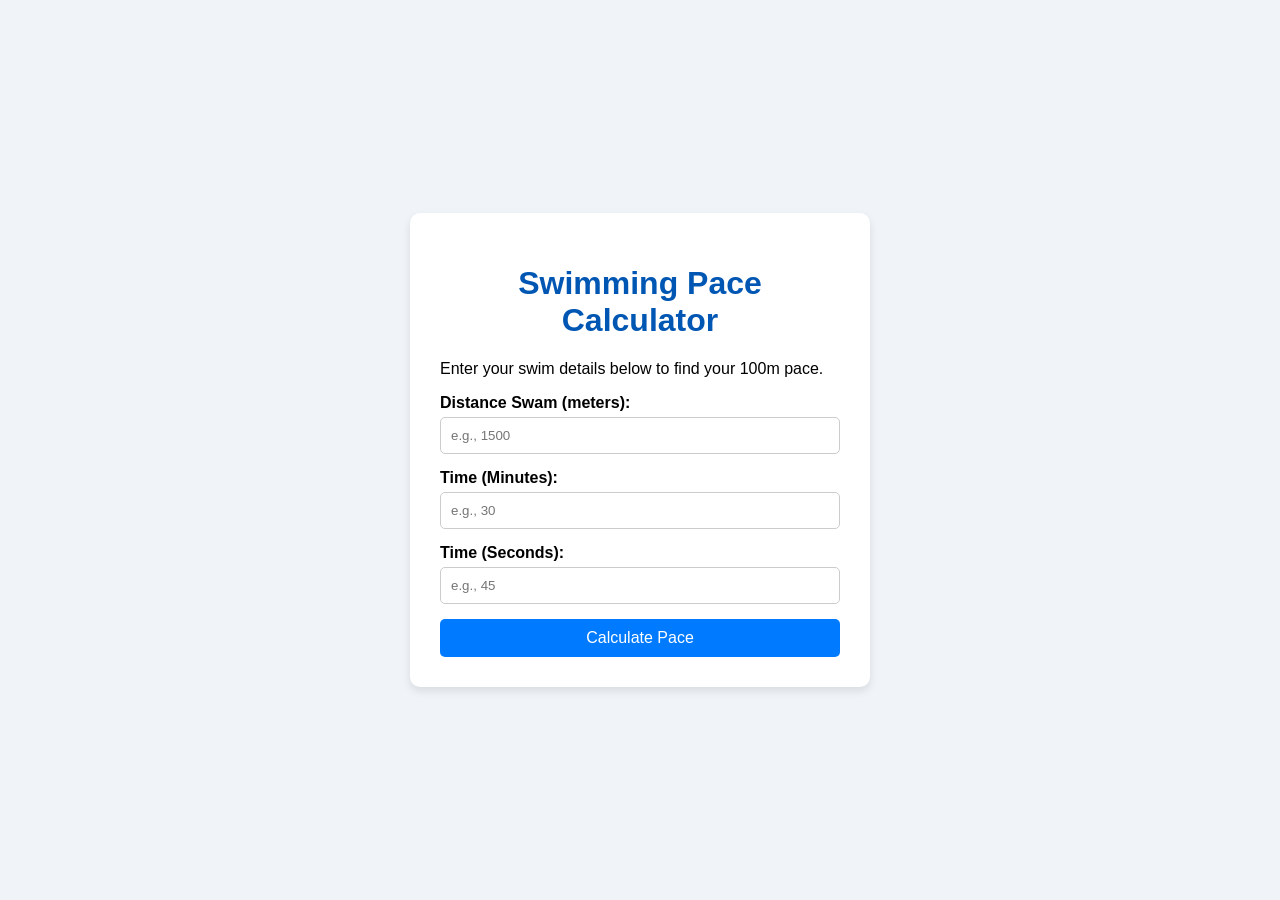
<file: html/Ai.html>
<!DOCTYPE html>
<html lang="en">
<head>
    <meta charset="UTF-8">
    <meta name="viewport" content="width=device-width, initial-scale=1.0">
    <title>Swim Pace Tracker</title>
    <link rel="stylesheet" href="../css/ai.css">
</head>
<body>
    <div class="container">
        <h1>Swimming Pace Calculator</h1>
        <p>Enter your swim details below to find your 100m pace.</p>

        <div class="form-group">
            <label for="distance">Distance Swam (meters):</label>
            <input type="number" id="distance" placeholder="e.g., 1500" min="1" required>
        </div>

        <div class="form-group">
            <label for="minutes">Time (Minutes):</label>
            <input type="number" id="minutes" placeholder="e.g., 30" min="0" required>
        </div>
        <div class="form-group">
            <label for="seconds">Time (Seconds):</label>
            <input type="number" id="seconds" placeholder="e.g., 45" min="0" max="59" required>
        </div>
        
        <button onclick="calculatePace()">Calculate Pace</button>

        <div id="result">
        </div>
    </div>

    <script src="../js/script.js"></script>
</body>
</html>
</file>
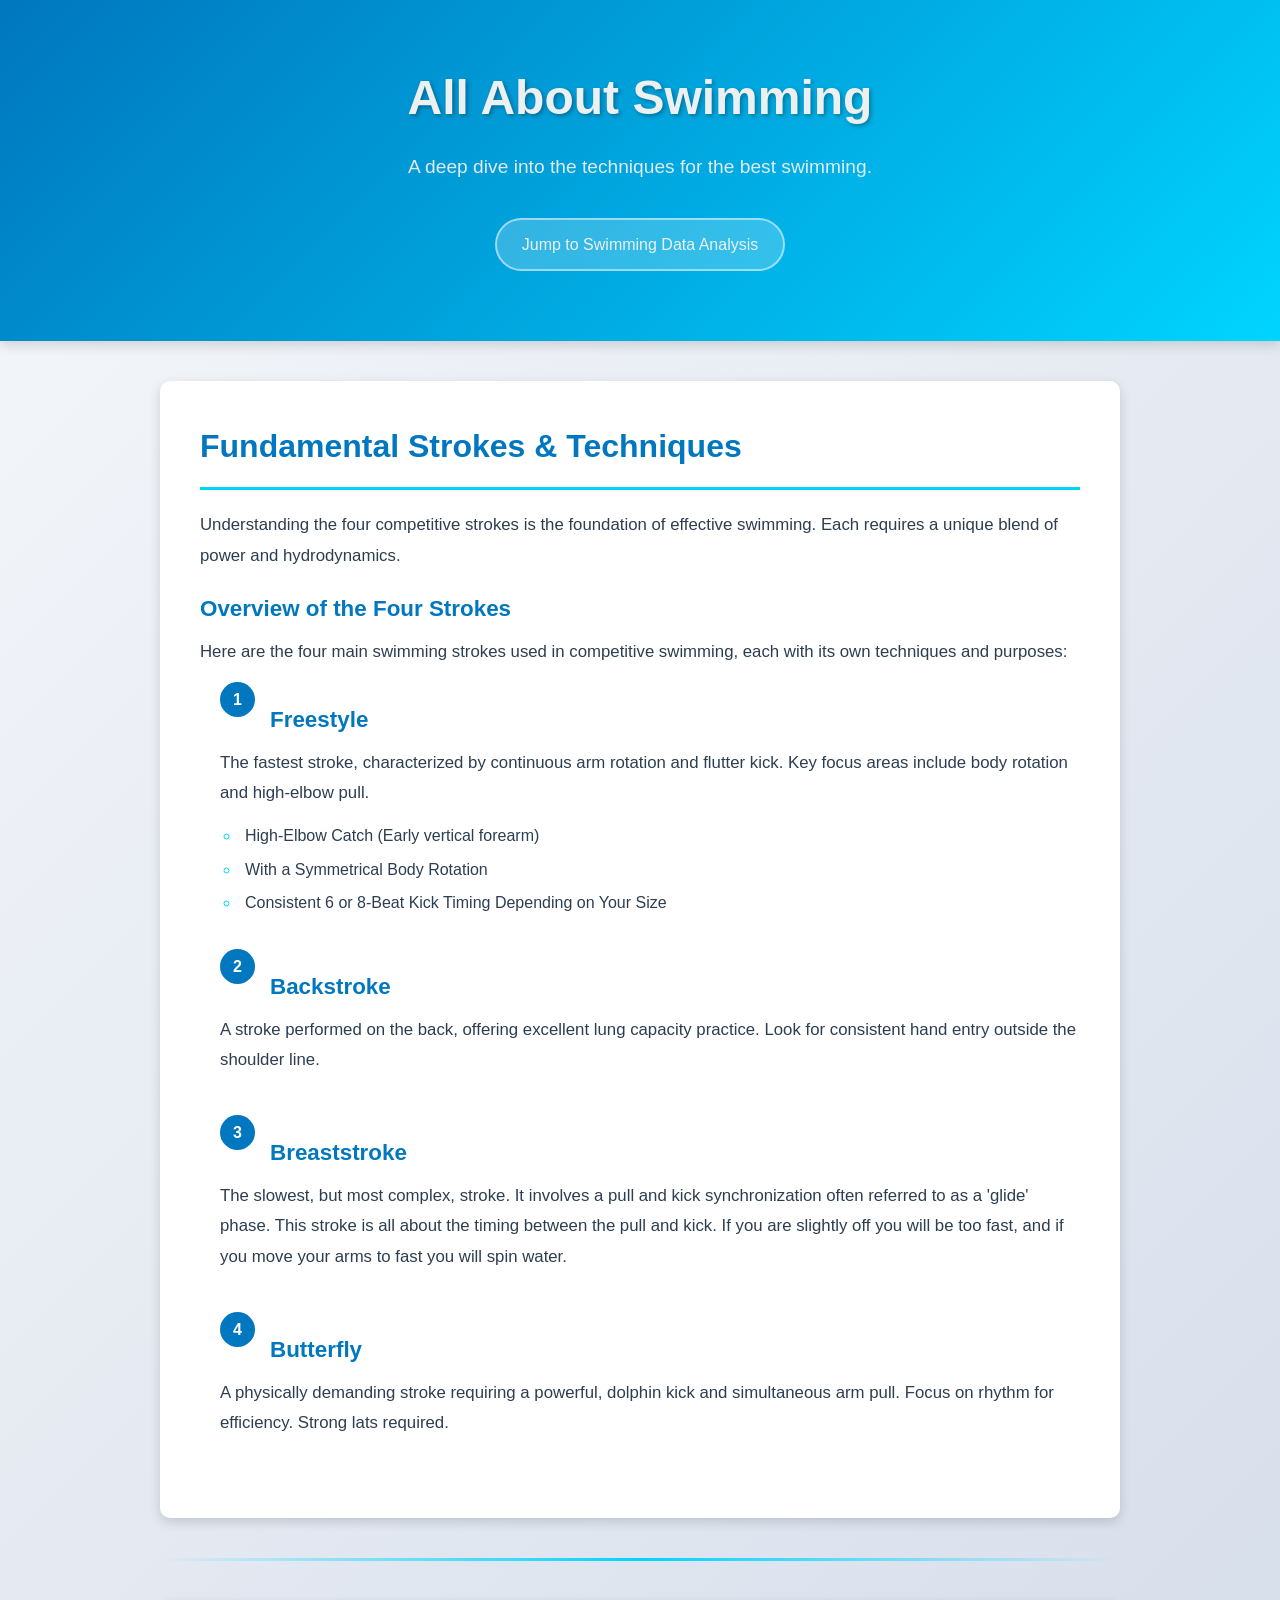
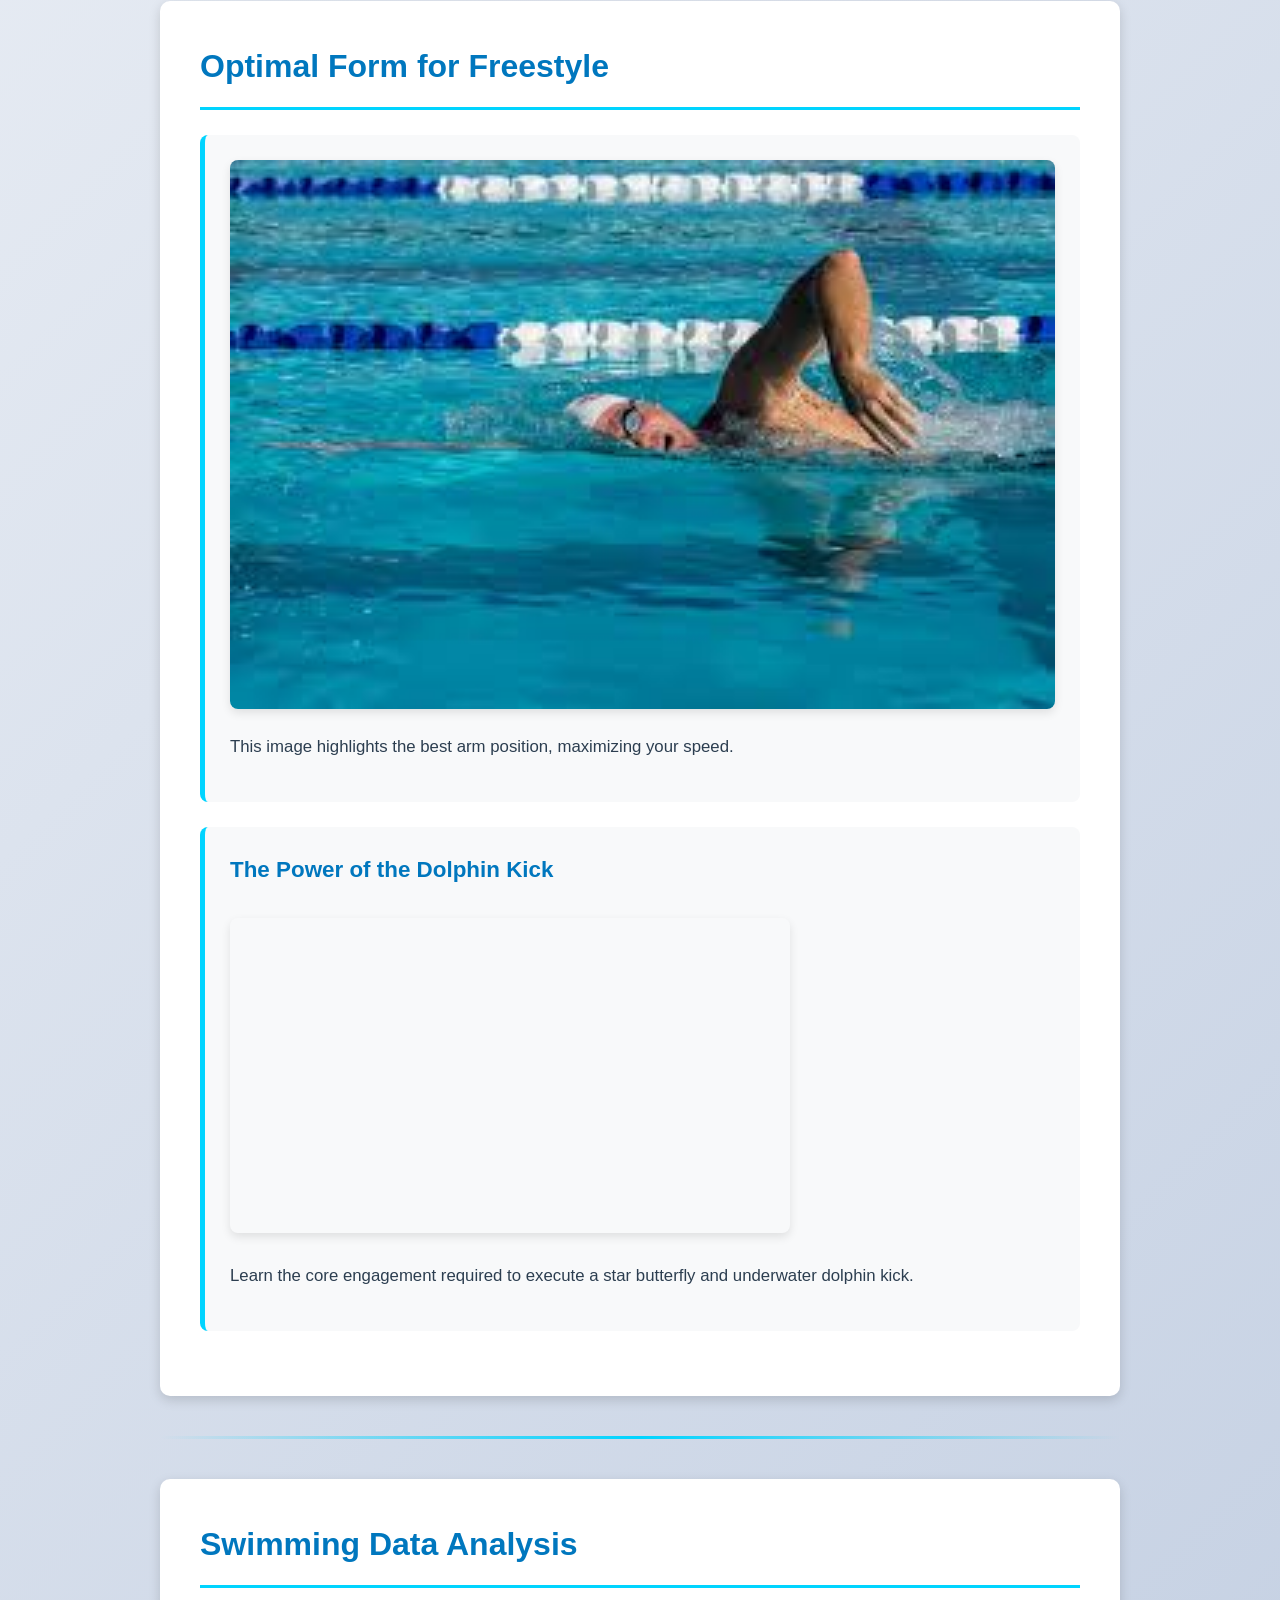
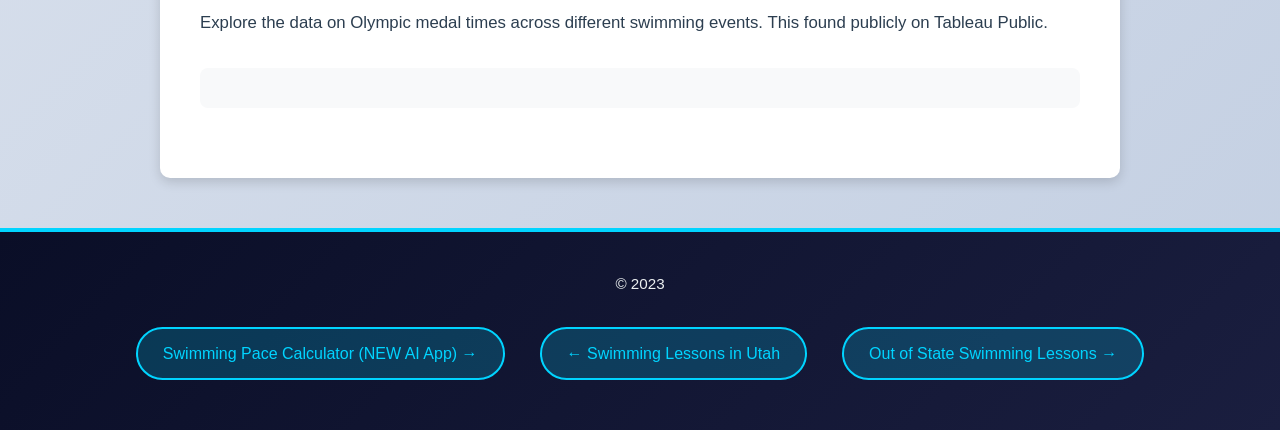
<file: html/websitescratch.html>
<!DOCTYPE html>
<html lang="en">
<head>
    <meta charset="UTF-8">
    <meta name="viewport" content="width=device-width, initial-scale=1.0">
    <title>All about swimming</title>
    <link rel="stylesheet" href="../css/scratch_styles.css">
    <!-- <link rel="index" href="../index.html"/> -->
    <link rel="homepage" href="resumeutahswim.html"/>
    <link rel="stylesheet" href="../index.html">
</head>
<body>

    <div class="header-div">
        <h1>All About Swimming </h1>
        <p>A deep dive into the techniques for the best swimming.</p>
        <a href="#tableau-viz" class="nav-link">Jump to Swimming Data Analysis</a>
    </div>

  
    <div class="content-div">

        <section class="technique-section">
            <h2>Fundamental Strokes & Techniques</h2>
            <p>Understanding the four competitive strokes is the foundation of effective swimming. Each requires a unique blend of power and hydrodynamics.</p>
            
            <h3>Overview of the Four Strokes</h3>
            <p>Here are the four main swimming strokes used in competitive swimming, each with its own techniques and purposes:</p>
            <ol>
                <li>
                    <h3>Freestyle</h3>
                    <p>The fastest stroke, characterized by continuous arm rotation and flutter kick. Key focus areas include body rotation and high-elbow pull.</p>
                    <ul>
                        <li>High-Elbow Catch (Early vertical forearm)</li>
                        <li>With a Symmetrical Body Rotation</li>
                        <li>Consistent 6 or 8-Beat Kick Timing Depending on Your Size</li>
                    </ul>
                </li>
                <li>
                    <h3>Backstroke</h3>
                    <p>A stroke performed on the back, offering excellent lung capacity practice. Look for consistent hand entry outside the shoulder line.</p>
                </li>
                <li>
                    <h3>Breaststroke</h3>
                    <p>The slowest, but most complex, stroke. It involves a pull and kick synchronization often referred to as a 'glide' phase.
                        This stroke is all about the timing between the pull and kick. If you are slightly off you will be too fast, and if you move your arms to fast you will spin water. 
                    </p>
                </li>
                <li>
                    <h3>Butterfly</h3>
                    <p>A physically demanding stroke requiring a powerful, dolphin kick and simultaneous arm pull.
                    Focus on rhythm for efficiency. Strong lats required.
                    </p>
                </li>
            </ol>
        </section>

        <hr>

        <section class="visual-section">
            <h2>Optimal Form for Freestyle</h2>
            
            <div class="content-card">
                <img src="../assets/img/home-bg.jpg" 
                     alt="Diagram showing the high-elbow underwater pull path in freestyle." 
                     class="technique-image">
                <p>This image highlights the best arm position, maximizing your speed.</p>
            </div>
            <div class="content-card">
                <h3>The Power of the Dolphin Kick</h3>
                <iframe width="560" 
                height="315" 
                src="https://www.youtube.com/embed/x0S1qpvdTNM?si=Zm4lMAcx6c4qHQ59" 
                title="YouTube video player" 
                frameborder="0" 
                allow="accelerometer; autoplay; clipboard-write; encrypted-media; gyroscope; picture-in-picture; web-share" referrerpolicy="strict-origin-when-cross-origin" 
                allowfullscreen></iframe>
                <p>Learn the core engagement required to execute a star butterfly and underwater dolphin kick.</p>
            </div>
        </section>

        <hr>

        <section id="tableau-viz">
            <h2>Swimming Data Analysis</h2>
            <p>Explore the data on Olympic medal times across different swimming events. This found publicly on Tableau Public.</p>
            

            <div class='tableauPlaceholder' id='viz1764806911468' style='position: relative'><noscript><a 
            href='#'><img alt='Top Times ' 
            src='https:&#47;&#47;public.tableau.com&#47;static&#47;images&#47;Sw&#47;SwimmingWorldRecords&#47;TopTimes&#47;1_rss.png' 
            style='border: none' /></a></noscript><object 
            class='tableauViz'  
            style='display:none;'><param 
            name='host_url' 
            value='https%3A%2F%2Fpublic.tableau.com%2F' /> <param 
            name='embed_code_version' value='3' /> <param name='site_root' value='' /><param 
            name='name' value='SwimmingWorldRecords&#47;TopTimes' /><param name='tabs' value='no' /><param name='toolbar' value='yes' /><param name='static_image' value='https:&#47;&#47;public.tableau.com&#47;static&#47;images&#47;Sw&#47;SwimmingWorldRecords&#47;TopTimes&#47;1.png' /> <param name='animate_transition' value='yes' /><param name='display_static_image' value='yes' /><param name='display_spinner' value='yes' /><param name='display_overlay' value='yes' /><param name='display_count' value='yes' /><param name='language' value='en-US' /></object></div>
                <script type='text/javascript'>
             (function() {
                 var divElement = document.getElementById('viz1764806911468');
                 var vizElement = divElement.getElementsByTagName('object')[0];
                 function resizeViz() {
                     var w = divElement.offsetWidth || divElement.clientWidth;
                     vizElement.style.width = '100%';
                     vizElement.style.height = Math.max(400, Math.round(w * 0.75)) + 'px';
                 }
                 resizeViz();
                 window.addEventListener('resize', resizeViz);
                 var scriptElement = document.createElement('script');
                 scriptElement.src = 'https://public.tableau.com/javascripts/api/viz_v1.js';
                 vizElement.parentNode.insertBefore(scriptElement, vizElement);
             })();
             </script>
            
            <script type='text/javascript'>
                var divElement = document.getElementById('viz1700414441000');
                var vizElement = divElement.getElementsByTagName('object')[0];
                if ( divElement.offsetWidth > 800 ) { vizElement.style.width='100%';vizElement.style.height=(divElement.offsetWidth*0.75)+'px';} 
                else if ( divElement.offsetWidth > 500 ) { vizElement.style.width='100%';vizElement.style.height=(divElement.offsetWidth*0.75)+'px';} 
                else { vizElement.style.width='100%';vizElement.style.height='727px';} 
                var scriptElement = document.createElement('script');
                scriptElement.src = 'https://public.tableau.com/javascripts/api/viz_v1.js';
                vizElement.parentNode.insertBefore(scriptElement, vizElement);
            </script>
        </section>

    </div>

    <div class="footer-div">
        <p>&copy; 2023 </p>
        <nav>
            <a href="Ai.html" class="nav-link">Swimming Pace Calculator (NEW AI App) →</a>
            <a href="../index.html" class="nav-link">← Swimming Lessons in Utah</a>
            <a href="resumeutahswim.html" class="nav-link">Out of State Swimming Lessons →</a>
        </nav>
    </div>

</body>
</html>
</file>
<file: css/ai.css>
body {
    font-family: Arial, sans-serif;
    background-color: #f0f4f8;
    display: flex;
    justify-content: center;
    align-items: center;
    height: 100vh;
    margin: 0;
}

.container {
    background: white;
    padding: 30px;
    border-radius: 10px;
    box-shadow: 0 4px 8px rgba(0, 0, 0, 0.1);
    width: 100%;
    max-width: 400px;}

h1 {
    color: #0056b3;
    text-align: center;
}

.form-group {
    margin-bottom: 15px;
}

label {
    display: block;
    margin-bottom: 5px;
    font-weight: bold;
}

input[type="number"] {
    width: 100%;
    padding: 10px;
    border: 1px solid #ccc;
    border-radius: 5px;
    box-sizing: border-box;
}
button {
    width: 100%;
    padding: 10px;
    background-color: #007bff;
    color: white;
    border: none;
    border-radius: 5px;
    font-size: 16px;
    cursor: pointer;
}
button:hover {
    background-color: #0056b3;
}

#result {
    margin-top: 20px;
    padding: 15px;
    background-color: #e9ecef;
    border-radius: 5px;
    text-align: center;
    font-size: 1.1em;
    font-weight: bold;
    color: #333;
    display: none;
}
</file>
<file: css/scratch_styles.css>
* {
    margin: 0;
    padding: 0;
    box-sizing: border-box;
}

:root {
    --primary-color: #0077be;
    --secondary-color: #00d4ff;
    --dark-bg: #0a0e27;
    --light-bg: #f8f9fa;
    --text-dark: #2c3e50;
    --text-light: #ecf0f1;
    --shadow: 0 4px 12px rgba(0, 0, 0, 0.15);
    --transition: all 0.3s ease;
}

body {
    font-family: 'Segoe UI', Tahoma, Geneva, Verdana, sans-serif;
    line-height: 1.6;
    color: var(--text-dark);
    background: linear-gradient(135deg, #f5f7fa 0%, #c3cfe2 100%);
    min-height: 100vh;
}

.header-div {
    background: linear-gradient(135deg, var(--primary-color) 0%, var(--secondary-color) 100%);
    color: var(--text-light);
    padding: 60px 20px;
    text-align: center;
    box-shadow: var(--shadow);
    position: relative;
    overflow: hidden;
}

.header-div::before {
    content: '';
    position: absolute;
    top: -50%;
    right: -50%;
    width: 500px;
    height: 500px;
    background: rgba(255, 255, 255, 0.1);
    border-radius: 50%;
    animation: float 6s ease-in-out infinite;
}

@keyframes float {
    0%, 100% { transform: translateY(0px); }
    50% { transform: translateY(-20px); }
}

.header-div h1 {
    font-size: 3em;
    font-weight: 700;
    margin-bottom: 15px;
    text-shadow: 2px 2px 4px rgba(0, 0, 0, 0.3);
    position: relative;
    z-index: 1;
}

.header-div p {
    font-size: 1.2em;
    margin-bottom: 25px;
    opacity: 0.95;
    position: relative;
    z-index: 1;
}
.nav-link {
    display: inline-block;
    margin: 10px;
    padding: 12px 25px;
    background: rgba(255, 255, 255, 0.2);
    color: var(--text-light);
    text-decoration: none;
    border-radius: 30px;
    border: 2px solid rgba(255, 255, 255, 0.5);
    transition: var(--transition);
    font-weight: 500;
    position: relative;
    z-index: 1;
}

.nav-link:hover {
    background: rgba(255, 255, 255, 0.3);
    border-color: var(--text-light);
    transform: translateY(-2px);
    box-shadow: 0 6px 16px rgba(0, 0, 0, 0.2);
}


.content-div {
    max-width: 1000px;
    margin: 40px auto;
    padding: 0 20px;
}

section {
    background: white;
    border-radius: 10px;
    padding: 40px;
    margin-bottom: 30px;
    box-shadow: var(--shadow);
}

section h2 {
    color: var(--primary-color);
    font-size: 2em;
    margin-bottom: 20px;
    padding-bottom: 15px;
    border-bottom: 3px solid var(--secondary-color);
}

section h3 {
    color: var(--primary-color);
    font-size: 1.4em;
    margin-top: 20px;
    margin-bottom: 10px;
}

section p {
    margin-bottom: 15px;
    font-size: 1.05em;
    line-height: 1.8;
}

ol {
    margin-left: 20px;
    counter-reset: item;
    list-style: none;
}

ol > li {
    counter-increment: item;
    margin-bottom: 25px;
    padding-left: 0;
}

ol > li::before {
    content: counter(item);
    background: var(--primary-color);
    color: white;
    width: 35px;
    height: 35px;
    border-radius: 50%;
    display: flex;
    align-items: center;
    justify-content: center;
    margin-right: 15px;
    float: left;
    font-weight: bold;
}

ol > li {
    overflow: auto;
}

ul {
    margin-left: 20px;
    margin-top: 10px;
}

ul li {
    margin-bottom: 8px;
    padding-left: 5px;
}

ul li::marker {
    color: var(--secondary-color);
    font-weight: bold;
}

.content-card {
    background: var(--light-bg);
    border-left: 5px solid var(--secondary-color);
    padding: 25px;
    margin: 25px 0;
    border-radius: 8px;
    transition: var(--transition);
}

.content-card:hover {
    box-shadow: 0 8px 20px rgba(0, 119, 190, 0.15);
    transform: translateX(5px);
}

.content-card h3 {
    margin-top: 0;
}

.technique-image {
    width: 100%;
    height: auto;
    border-radius: 8px;
    margin-bottom: 15px;
    box-shadow: 0 4px 10px rgba(0, 0, 0, 0.1);
    transition: var(--transition);
}

.technique-image:hover {
    transform: scale(1.02);
    box-shadow: 0 8px 20px rgba(0, 0, 0, 0.2);
}

iframe {
    border-radius: 8px;
    box-shadow: 0 4px 10px rgba(0, 0, 0, 0.1);
    margin: 20px 0;
}

.tableauPlaceholder {
    margin: 30px 0;
    padding: 20px;
    background: var(--light-bg);
    border-radius: 8px;
}

/* Ensure embedded Tableau fits the placeholder and doesn't overflow */
.tableauPlaceholder {
    overflow: hidden;
    max-width: 100%;
}

.tableauPlaceholder .tableauViz,
.tableauPlaceholder object,
.tableauPlaceholder iframe {
    display: block;
    max-width: 100%;
    width: 100%;
}

hr {
    border: none;
    height: 3px;
    background: linear-gradient(to right, transparent, var(--secondary-color), transparent);
    margin: 40px 0;
}

.footer-div {
    background: linear-gradient(135deg, var(--dark-bg) 0%, #1a1e3f 100%);
    color: var(--text-light);
    padding: 40px 20px;
    text-align: center;
    margin-top: 50px;
    border-top: 4px solid var(--secondary-color);
}

.footer-div p {
    margin-bottom: 20px;
    font-size: 0.95em;
}

.footer-div nav {
    display: flex;
    flex-wrap: wrap;
    justify-content: center;
    gap: 15px;
}

.footer-div .nav-link {
    background: rgba(0, 212, 255, 0.2);
    border-color: var(--secondary-color);
    color: var(--secondary-color);
}

.footer-div .nav-link:hover {
    background: var(--secondary-color);
    color: var(--dark-bg);
}

@media (max-width: 768px) {
    .header-div h1 {
        font-size: 2em;
    }

    .header-div p {
        font-size: 1em;
    }

    section {
        padding: 25px;
    }

    section h2 {
        font-size: 1.6em;
    }

    section h3 {
        font-size: 1.2em;
    }

    .content-div {
        padding: 0 15px;
    }

    .footer-div nav {
        flex-direction: column;
        gap: 10px;
    }

    .nav-link {
        width: 100%;
    }
}

@media (max-width: 480px) {
    .header-div {
        padding: 40px 15px;
    }

    .header-div h1 {
        font-size: 1.5em;
    }

    section {
        padding: 20px;
    }

    ol > li::before {
        width: 30px;
        height: 30px;
        font-size: 0.9em;
    }
}
</file>
